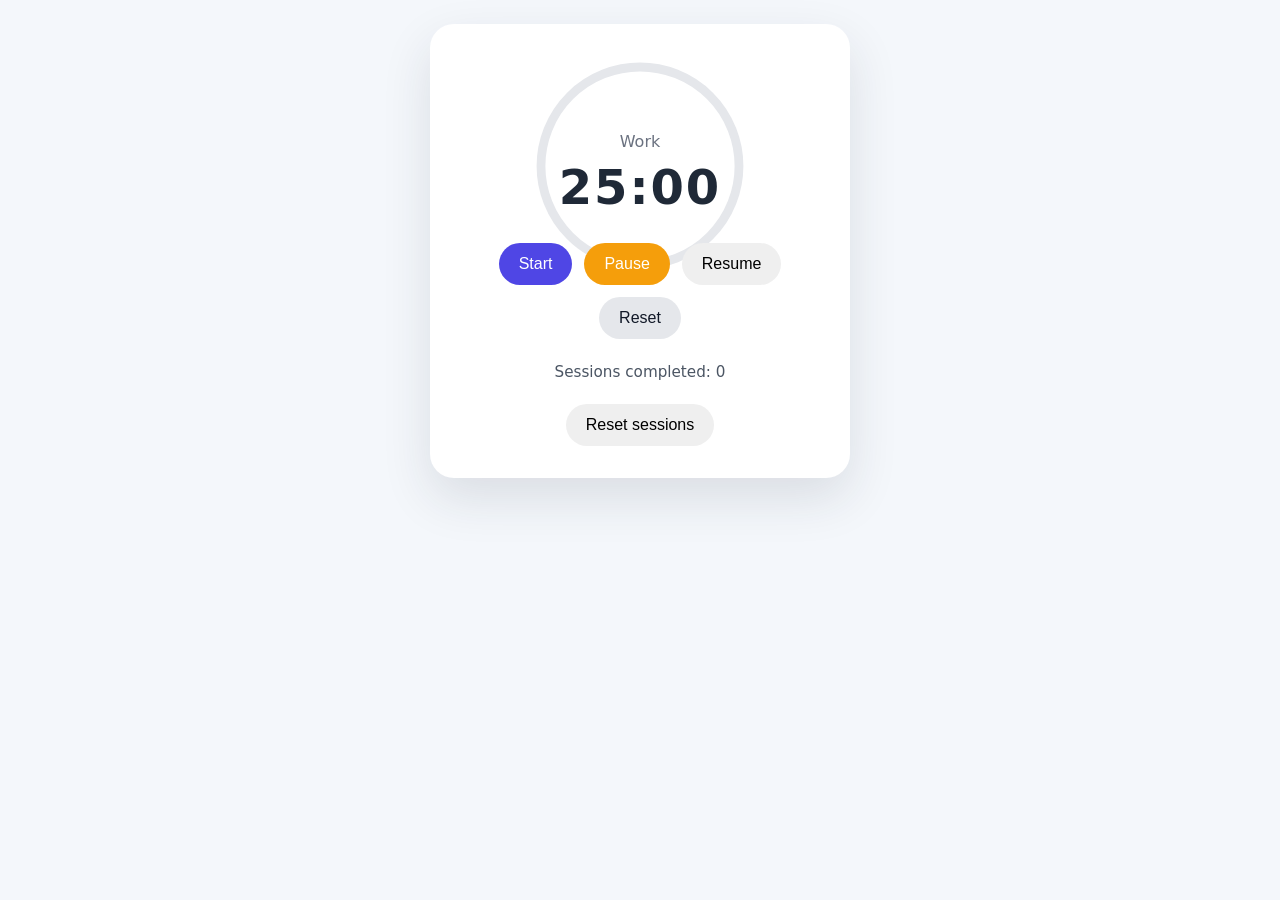
<file: index.html>
<!DOCTYPE html>
<html lang="en">
<head>
  <meta charset="UTF-8" />
  <meta name="viewport" content="width=device-width, initial-scale=1.0" />
  <title>Pomodoro Timer</title>
  <link rel="stylesheet" href="style.css" />
</head>
<body>
  <main class="app-shell">
    <section class="timer-card" aria-label="Pomodoro timer">
      <svg class="progress-ring" viewBox="0 0 200 200" aria-hidden="true">
        <circle class="progress-ring__background" cx="100" cy="100" r="90" />
        <circle class="progress-ring__foreground" cx="100" cy="100" r="90" id="foregroundCircle" />
      </svg>

      <div class="timer-display">
        <p class="timer-label" id="phaseLabel">Work</p>
        <p class="timer-value" id="timerValue">25:00</p>
      </div>

      <div class="controls">
        <button id="startButton" type="button">Start</button>
        <button id="pauseButton" type="button">Pause</button>
        <button id="resumeButton" type="button">Resume</button>
        <button id="resetButton" type="button">Reset</button>
      </div>

      <div class="session-info">
        <p>Sessions completed: <span id="sessionCount">0</span></p>
        <button id="resetSessionsButton" type="button" style="margin-top: 8px;">Reset sessions</button>
      </div>
    </section>
  </main>

  <script src="app.js"></script>
</body>
</html>
</file>
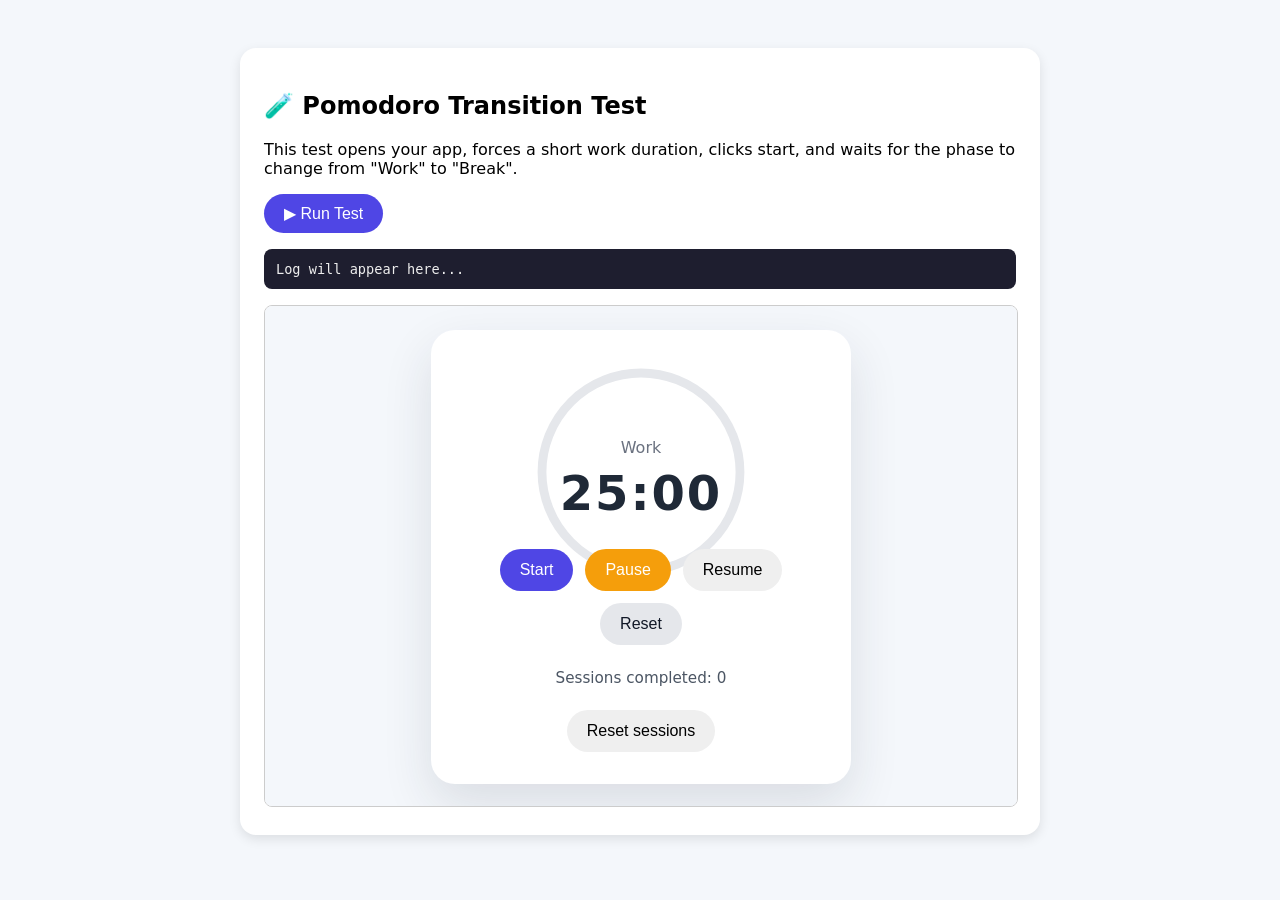
<file: test.html>
<!DOCTYPE html>
<html lang="en">
<head>
  <meta charset="UTF-8">
  <meta name="viewport" content="width=device-width, initial-scale=1.0">
  <title>Pomodoro Test - Work to Break Transition</title>
  <style>
    body {
      font-family: system-ui, sans-serif;
      max-width: 800px;
      margin: 2rem auto;
      padding: 1rem;
      background: #f4f7fb;
    }
    .test-container {
      background: white;
      border-radius: 1rem;
      padding: 1.5rem;
      box-shadow: 0 4px 12px rgba(0,0,0,0.1);
    }
    .result {
      font-size: 1.5rem;
      font-weight: bold;
      text-align: center;
      padding: 1rem;
      border-radius: 0.5rem;
      margin: 1rem 0;
    }
    .pass { background: #d1fae5; color: #065f46; }
    .fail { background: #fee2e2; color: #991b1b; }
    button {
      background: #4f46e5;
      color: white;
      border: none;
      border-radius: 999px;
      padding: 10px 20px;
      cursor: pointer;
      font-size: 1rem;
    }
    iframe {
      width: 100%;
      height: 500px;
      border: 1px solid #ccc;
      border-radius: 0.5rem;
      margin-top: 1rem;
    }
    .log {
      background: #1e1e2f;
      color: #eee;
      padding: 0.75rem;
      border-radius: 0.5rem;
      font-family: monospace;
      font-size: 0.85rem;
      margin-top: 1rem;
      white-space: pre-wrap;
    }
  </style>
</head>
<body>
<div class="test-container">
  <h2>🧪 Pomodoro Transition Test</h2>
  <p>This test opens your app, forces a short work duration, clicks start, and waits for the phase to change from "Work" to "Break".</p>
  <button id="runTest">▶ Run Test</button>
  <div id="resultArea" class="result" style="display: none;"></div>
  <div id="logArea" class="log">Log will appear here...</div>
  <iframe id="appFrame" src="index.html" title="Pomodoro App"></iframe>
</div>

<script>
  const runButton = document.getElementById('runTest');
  const resultDiv = document.getElementById('resultArea');
  const logDiv = document.getElementById('logArea');

  function log(message) {
    const time = new Date().toLocaleTimeString();
    logDiv.innerHTML += `[${time}] ${message}\n`;
    logDiv.scrollTop = logDiv.scrollHeight;
  }

  runButton.addEventListener('click', async () => {
    // Reset UI
    resultDiv.style.display = 'none';
    logDiv.innerHTML = 'Log will appear here...\n';
    log('Starting test...');

    const iframe = document.getElementById('appFrame');
    // Wait for iframe to load completely
    if (!iframe.contentWindow) {
      log('ERROR: Could not access iframe content window.');
      showResult(false);
      return;
    }

    // Reload iframe to ensure clean state
    iframe.src = "index.html";
    await new Promise(resolve => { iframe.onload = resolve; });
    log('App loaded in iframe.');

    const appWindow = iframe.contentWindow;
    const appDocument = iframe.contentDocument;

    // Helper to wait for element
    function waitForElement(selector, timeout = 2000) {
      return new Promise((resolve, reject) => {
        const start = Date.now();
        const check = setInterval(() => {
          const el = appDocument.querySelector(selector);
          if (el) {
            clearInterval(check);
            resolve(el);
          } else if (Date.now() - start > timeout) {
            clearInterval(check);
            reject(new Error(`Element ${selector} not found`));
          }
        }, 50);
      });
    }

    try {
      // Get references to app's internal variables and functions
      // Override WORK_DURATION_SECONDS to 3 seconds for fast test
      log('Overriding WORK_DURATION_SECONDS to 3 seconds...');
      appWindow.WORK_DURATION_SECONDS = 3;
      
      // Also ensure the UI shows the new duration when start is clicked
      // The app uses WORK_DURATION_SECONDS constant at start. 
      // We also need to reset any running intervals.
      if (appWindow.resetTimer) appWindow.resetTimer();
      
      // Wait a moment for DOM to settle
      await new Promise(r => setTimeout(r, 200));
      
      // Find start button
      const startBtn = await waitForElement('#startButton');
      log('Start button found. Clicking...');
      startBtn.click();
      
      // Check initial phase
      await new Promise(r => setTimeout(r, 100));
      let phaseLabel = appDocument.getElementById('phaseLabel');
      let phaseText = phaseLabel ? phaseLabel.textContent : 'NOT FOUND';
      log(`Initial phase: "${phaseText}"`);
      if (phaseText !== 'Work') {
        log(`WARNING: Initial phase is not 'Work'. It is '${phaseText}'. Test expects start from Work.`);
        // Still proceed but may fail.
      }
      
      // Wait for timer to complete (3 seconds + buffer)
      log('Waiting for timer to reach zero and phase to change to Break...');
      let phaseChanged = false;
      let maxWait = 10000; // 10 seconds
      let startTime = Date.now();
      
      while (Date.now() - startTime < maxWait) {
        phaseLabel = appDocument.getElementById('phaseLabel');
        if (phaseLabel && phaseLabel.textContent === 'Break') {
          phaseChanged = true;
          log(`✅ Phase changed to "Break" at ${Math.round((Date.now()-startTime)/1000)} seconds.`);
          break;
        }
        await new Promise(r => setTimeout(r, 100));
      }
      
      if (phaseChanged) {
        log('Test PASSED: Phase successfully switched from Work to Break.');
        showResult(true);
      } else {
        const finalPhase = phaseLabel ? phaseLabel.textContent : 'null';
        log(`❌ Phase did not change to Break. Current phase: "${finalPhase}"`);
        // Also check if timer reached zero but phase stuck?
        const timerValue = appDocument.getElementById('timerValue');
        log(`Timer display: ${timerValue ? timerValue.textContent : 'null'}`);
        showResult(false);
      }
      
      // Clean up: restore original duration (optional)
      // appWindow.WORK_DURATION_SECONDS = 25*60;
      
    } catch (error) {
      log(`ERROR: ${error.message}`);
      showResult(false);
    }
  });

  function showResult(passed) {
    resultDiv.style.display = 'block';
    if (passed) {
      resultDiv.textContent = '✅ PASS: Work → Break transition works!';
      resultDiv.className = 'result pass';
    } else {
      resultDiv.textContent = '❌ FAIL: Phase did not change from Work to Break.';
      resultDiv.className = 'result fail';
    }
  }
</script>
</body>
</html>
</file>
<file: style.css>
:root {
  color-scheme: light;
  font-family: system-ui, -apple-system, BlinkMacSystemFont, "Segoe UI", sans-serif;
  background: #f4f7fb;
  color: #1f2937;
}

* {
  box-sizing: border-box;
}

html, body {
  margin: 0;
  min-height: 100%;
}

body {
  display: grid;
  place-items: center;
  padding: 24px;
}

.app-shell {
  width: min(100%, 420px);
}

.timer-card {
  background: #fff;
  border-radius: 24px;
  box-shadow: 0 20px 50px rgba(31, 41, 55, 0.12);
  padding: 32px 24px;
  text-align: center;
}

.progress-ring {
  width: 220px;
  height: 220px;
  margin: 0 auto 24px;
  display: block;
}

.progress-ring__background {
  fill: none;
  stroke: #e5e7eb;
  stroke-width: 8;
}

.progress-ring__foreground {
  fill: none;
  stroke: #7c3aed;
  stroke-width: 8;
  stroke-linecap: round;
  transform-origin: 100px 100px;
  transform: rotate(-90deg);
  transition: stroke-dashoffset 0.1s linear;
}

.timer-display {
  margin-top: -168px;
  position: relative;
}

.timer-label {
  margin: 0 0 8px;
  font-size: 1rem;
  color: #6b7280;
}

.timer-value {
  margin: 0;
  font-size: 3rem;
  font-weight: 700;
  letter-spacing: 0.04em;
}

.controls {
  display: flex;
  justify-content: center;
  gap: 12px;
  flex-wrap: wrap;
  margin-top: 28px;
}

button {
  border: none;
  border-radius: 999px;
  padding: 12px 20px;
  font-size: 1rem;
  cursor: pointer;
  transition: transform 0.2s ease, background-color 0.2s ease;
}

button:hover,
button:focus-visible {
  transform: translateY(-1px);
}

#startButton {
  background: #4f46e5;
  color: white;
}

#pauseButton {
  background: #f59e0b;
  color: white;
}

#resetButton {
  background: #e5e7eb;
  color: #111827;
}

.session-info {
  margin-top: 24px;
  font-size: 0.95rem;
  color: #4b5563;
}
</file>
